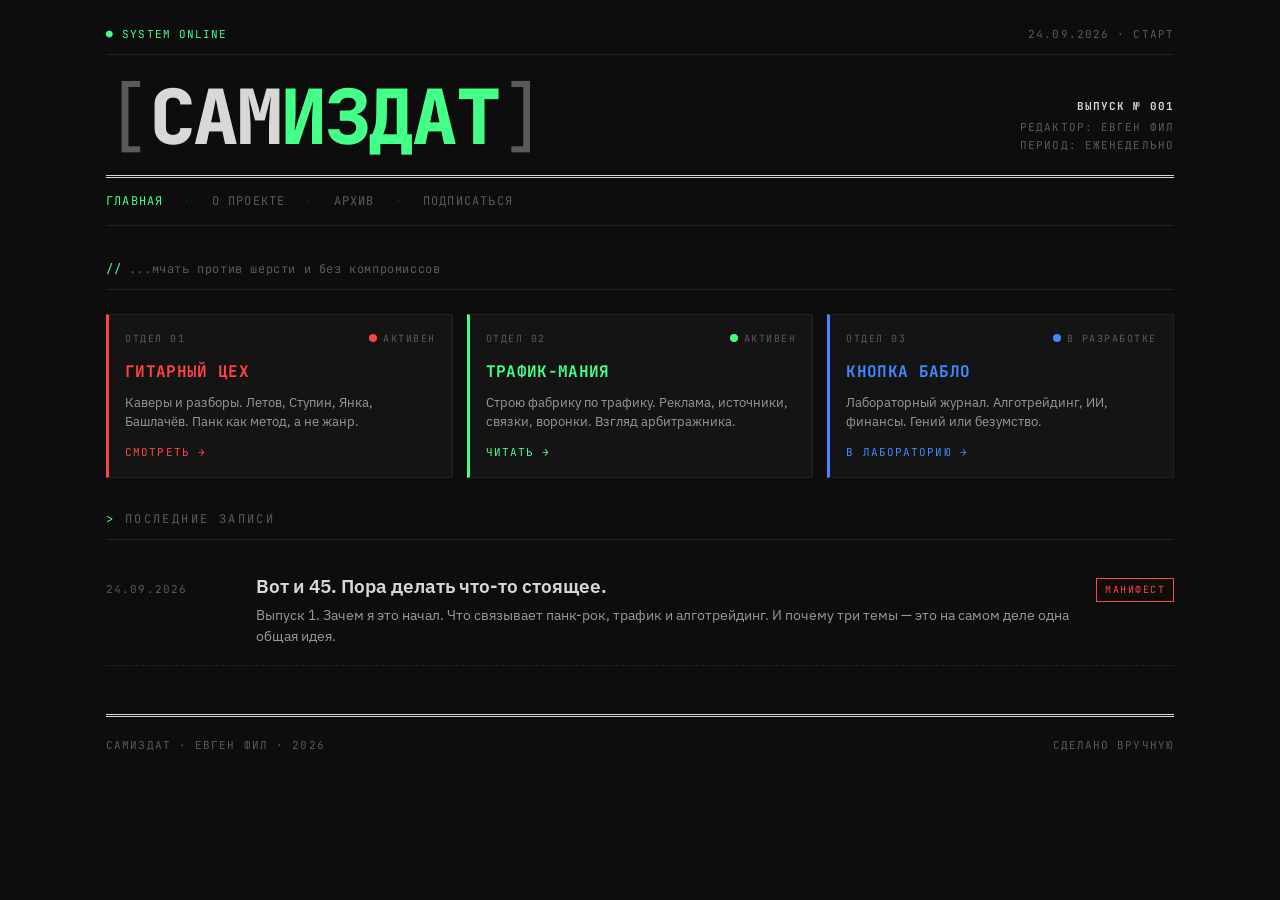
<file: index.html>
<!DOCTYPE html>
<html lang="ru">
<head>
<meta charset="UTF-8">
<meta name="viewport" content="width=device-width, initial-scale=1.0">
<title>САМИЗДАТ — песочница Фила</title>
<link rel="preconnect" href="https://fonts.googleapis.com">
<link rel="preconnect" href="https://fonts.gstatic.com" crossorigin>
<link href="https://fonts.googleapis.com/css2?family=JetBrains+Mono:wght@400;500;700;800&family=IBM+Plex+Sans:wght@400;500;600;700&display=swap" rel="stylesheet">
<link rel="stylesheet" href="style.css">
</head>
<body>
<div class="wrap">

  <!-- ВЕРХНЯЯ СТРОКА -->
  <div class="topbar">
    <div class="status">SYSTEM ONLINE</div>
    <div>24.09.2026 · СТАРТ</div>
  </div>

  <!-- ШАПКА -->
  <header class="masthead">
    <h1><span class="bracket">[</span>САМ<em>ИЗДАТ</em><span class="bracket">]</span></h1>
    <div class="meta">
      <b>ВЫПУСК № 001</b>
      РЕДАКТОР: ЕВГЕН ФИЛ<br>
      ПЕРИОД: ЕЖЕНЕДЕЛЬНО
    </div>
  </header>

  <!-- НАВИГАЦИЯ -->
  <nav class="nav">
    <a href="index.html" class="active">Главная</a>
    <span class="sep">·</span>
    <a href="about.html">О проекте</a>
    <span class="sep">·</span>
    <a href="archive.html">Архив</a>
    <span class="sep">·</span>
    <a href="subscribe.html">Подписаться</a>
  </nav>

  <!-- СЛОГАН -->
  <div class="tagline">...мчать против шерсти и без компромиссов</div>

  <!-- ТРИ РУБРИКИ -->
  <section class="rubrics">
    <a class="rubric r1" href="archive.html">
      <div class="head"><span>ОТДЕЛ 01</span><span><span class="dot"></span>АКТИВЕН</span></div>
      <h2>Гитарный цех</h2>
      <p>Каверы и разборы. Летов, Ступин, Янка, Башлачёв. Панк как метод, а не жанр.</p>
      <div class="link">СМОТРЕТЬ →</div>
    </a>
    <a class="rubric r2" href="archive.html">
      <div class="head"><span>ОТДЕЛ 02</span><span><span class="dot"></span>АКТИВЕН</span></div>
      <h2>Трафик-мания</h2>
      <p>Строю фабрику по трафику. Реклама, источники, связки, воронки. Взгляд арбитражника.</p>
      <div class="link">ЧИТАТЬ →</div>
    </a>
    <a class="rubric r3" href="archive.html">
      <div class="head"><span>ОТДЕЛ 03</span><span><span class="dot"></span>В РАЗРАБОТКЕ</span></div>
      <h2>Кнопка БАБЛО</h2>
      <p>Лабораторный журнал. Алготрейдинг, ИИ, финансы. Гений или безумство.</p>
      <div class="link">В ЛАБОРАТОРИЮ →</div>
    </a>
  </section>

  <!-- ЛЕНТА ЗАПИСЕЙ -->
  <div class="feed-title">ПОСЛЕДНИЕ ЗАПИСИ</div>

  <a class="post-item" href="post-2026-09-24.html">
    <div class="date">24.09.2026</div>
    <div>
      <h3>Вот и 45. Пора делать что-то стоящее.</h3>
      <p class="excerpt">Выпуск 1. Зачем я это начал. Что связывает панк-рок, трафик и алготрейдинг. И почему три темы — это на самом деле одна общая идея.</p>
    </div>
    <div class="tag r1">МАНИФЕСТ</div>
  </a>

  <!-- Скопируй блок .post-item выше и вставь новую запись -->

  <!-- ФУТЕР -->
  <footer>
    <div>САМИЗДАТ · ЕВГЕН ФИЛ · 2026</div>
    <div class="right">СДЕЛАНО ВРУЧНУЮ</div>
  </footer>

</div>
</body>
</html>
</file>
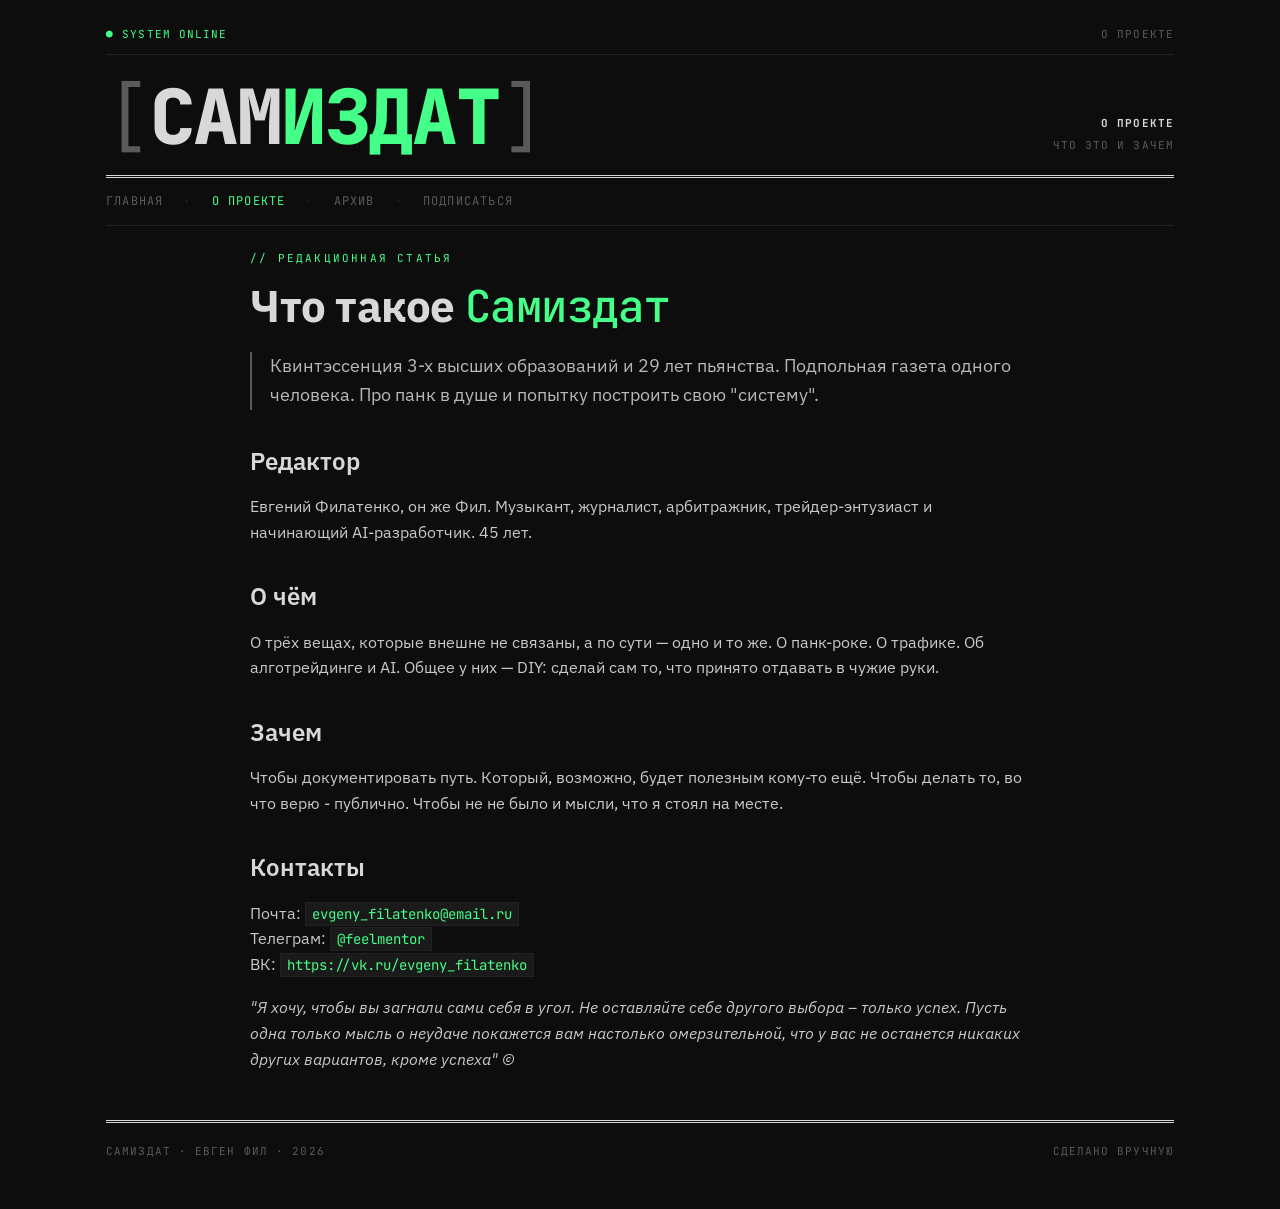
<file: about.html>
<!DOCTYPE html>
<html lang="ru">
<head>
<meta charset="UTF-8">
<meta name="viewport" content="width=device-width, initial-scale=1.0">
<title>О проекте — САМИЗДАТ</title>
<link rel="preconnect" href="https://fonts.googleapis.com">
<link rel="preconnect" href="https://fonts.gstatic.com" crossorigin>
<link href="https://fonts.googleapis.com/css2?family=JetBrains+Mono:wght@400;500;700;800&family=IBM+Plex+Sans:wght@400;500;600;700&display=swap" rel="stylesheet">
<link rel="stylesheet" href="style.css">
</head>
<body>
<div class="wrap">

  <div class="topbar">
    <div class="status">SYSTEM ONLINE</div>
    <div>О ПРОЕКТЕ</div>
  </div>

  <header class="masthead">
    <h1><span class="bracket">[</span>САМ<em>ИЗДАТ</em><span class="bracket">]</span></h1>
    <div class="meta"><b>О ПРОЕКТЕ</b>ЧТО ЭТО И ЗАЧЕМ</div>
  </header>

  <nav class="nav">
    <a href="index.html">Главная</a>
    <span class="sep">·</span>
    <a href="about.html" class="active">О проекте</a>
    <span class="sep">·</span>
    <a href="archive.html">Архив</a>
    <span class="sep">·</span>
    <a href="subscribe.html">Подписаться</a>
  </nav>

  <article class="article-page">
    <div class="kicker">// РЕДАКЦИОННАЯ СТАТЬЯ</div>
    <h1>Что такое <em>Самиздат</em></h1>
    <p class="lead">Квинтэссенция 3-х высших образований и 29 лет пьянства. Подпольная газета одного человека. Про панк в душе и попытку построить свою "систему".</p>

    <h2>Редактор</h2>
    <p>Евгений Филатенко, он же Фил. Музыкант, журналист, арбитражник, трейдер-энтузиаст и начинающий AI-разработчик. 45 лет.</p>

    <h2>О чём</h2>
    <p>О трёх вещах, которые внешне не связаны, а по сути — одно и то же. О панк-роке. О трафике. Об алготрейдинге и AI. Общее у них — DIY: сделай сам то, что принято отдавать в чужие руки.</p>

    <h2>Зачем</h2>
    <p>Чтобы документировать путь. Который, возможно, будет полезным кому-то ещё. Чтобы делать то, во что верю - публично. Чтобы не не было и мысли, что я стоял на месте.</p>

    <h2>Контакты</h2>
    <p>Почта: <code>evgeny_filatenko@email.ru</code><br>
    Телеграм: <code>@feelmentor</code><br>
    ВК: <code>https://vk.ru/evgeny_filatenko</code></p>

    <p><i>"Я хочу, чтобы вы загнали сами себя в угол. Не оставляйте себе другого выбора – только успех. Пусть одна только мысль о неудаче покажется вам настолько омерзительной, что у вас не останется никаких других вариантов, кроме успеха" ©</i></p>
  </article>

  <footer>
    <div>САМИЗДАТ · ЕВГЕН ФИЛ · 2026</div>
    <div class="right">СДЕЛАНО ВРУЧНУЮ</div>
  </footer>

</div>
</body>
</html>
</file>
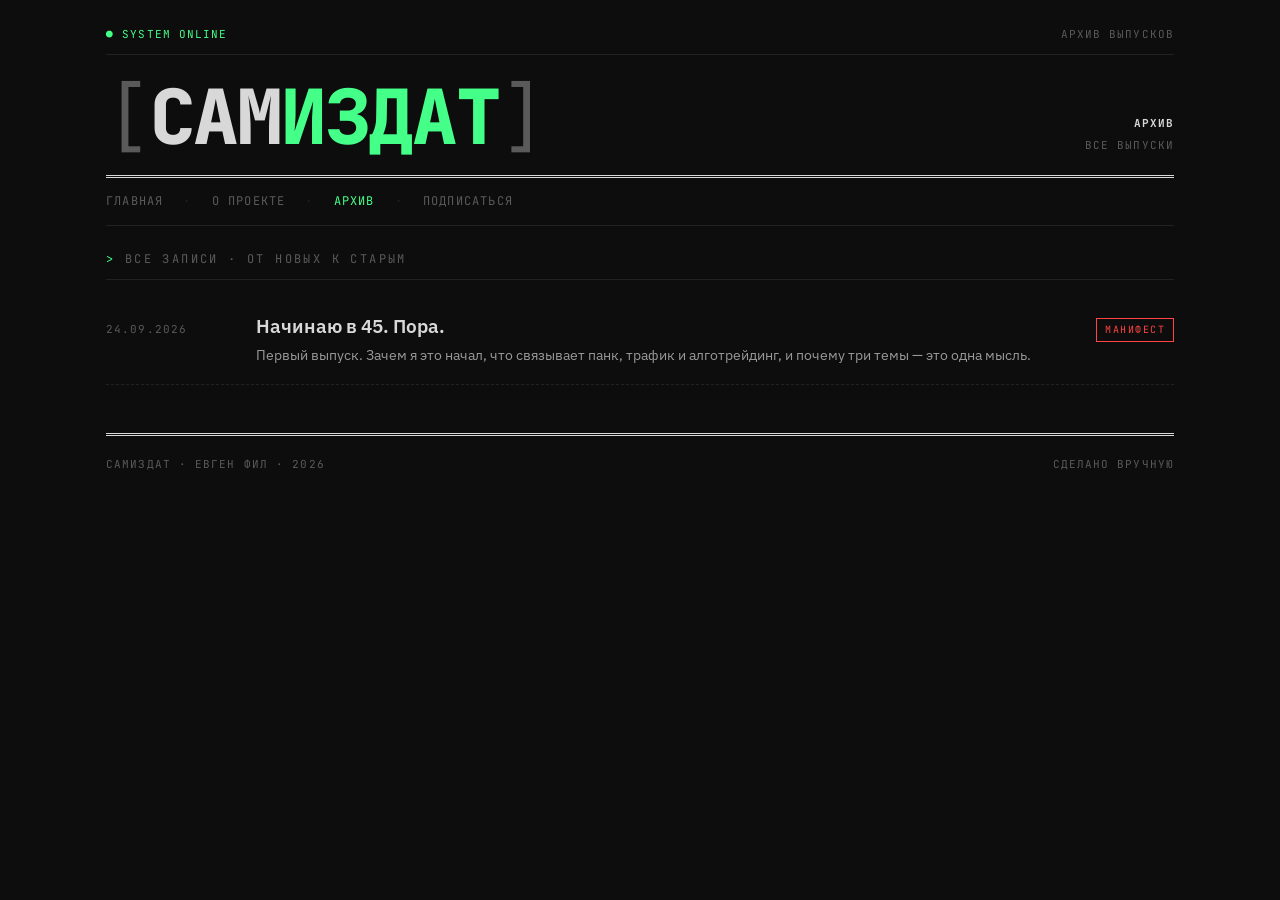
<file: archive.html>
<!DOCTYPE html>
<html lang="ru">
<head>
<meta charset="UTF-8">
<meta name="viewport" content="width=device-width, initial-scale=1.0">
<title>Архив — САМИЗДАТ</title>
<link rel="preconnect" href="https://fonts.googleapis.com">
<link rel="preconnect" href="https://fonts.gstatic.com" crossorigin>
<link href="https://fonts.googleapis.com/css2?family=JetBrains+Mono:wght@400;500;700;800&family=IBM+Plex+Sans:wght@400;500;600;700&display=swap" rel="stylesheet">
<link rel="stylesheet" href="style.css">
</head>
<body>
<div class="wrap">

  <div class="topbar">
    <div class="status">SYSTEM ONLINE</div>
    <div>АРХИВ ВЫПУСКОВ</div>
  </div>

  <header class="masthead">
    <h1><span class="bracket">[</span>САМ<em>ИЗДАТ</em><span class="bracket">]</span></h1>
    <div class="meta"><b>АРХИВ</b>ВСЕ ВЫПУСКИ</div>
  </header>

  <nav class="nav">
    <a href="index.html">Главная</a>
    <span class="sep">·</span>
    <a href="about.html">О проекте</a>
    <span class="sep">·</span>
    <a href="archive.html" class="active">Архив</a>
    <span class="sep">·</span>
    <a href="subscribe.html">Подписаться</a>
  </nav>

  <div class="feed-title">ВСЕ ЗАПИСИ · ОТ НОВЫХ К СТАРЫМ</div>

  <a class="post-item" href="post-2026-09-24.html">
    <div class="date">24.09.2026</div>
    <div>
      <h3>Начинаю в 45. Пора.</h3>
      <p class="excerpt">Первый выпуск. Зачем я это начал, что связывает панк, трафик и алготрейдинг, и почему три темы — это одна мысль.</p>
    </div>
    <div class="tag r1">МАНИФЕСТ</div>
  </a>

  <!-- Новые записи добавляй сюда сверху -->
  <!-- Пример:
  <a class="post-item" href="post-2026-10-01.html">
    <div class="date">01.10.2026</div>
    <div>
      <h3>Название</h3>
      <p class="excerpt">Краткое описание.</p>
    </div>
    <div class="tag r2">Трафик-мания</div>
  </a>
  -->

  <footer>
    <div>САМИЗДАТ · ЕВГЕН ФИЛ · 2026</div>
    <div class="right">СДЕЛАНО ВРУЧНУЮ</div>
  </footer>

</div>
</body>
</html>
</file>
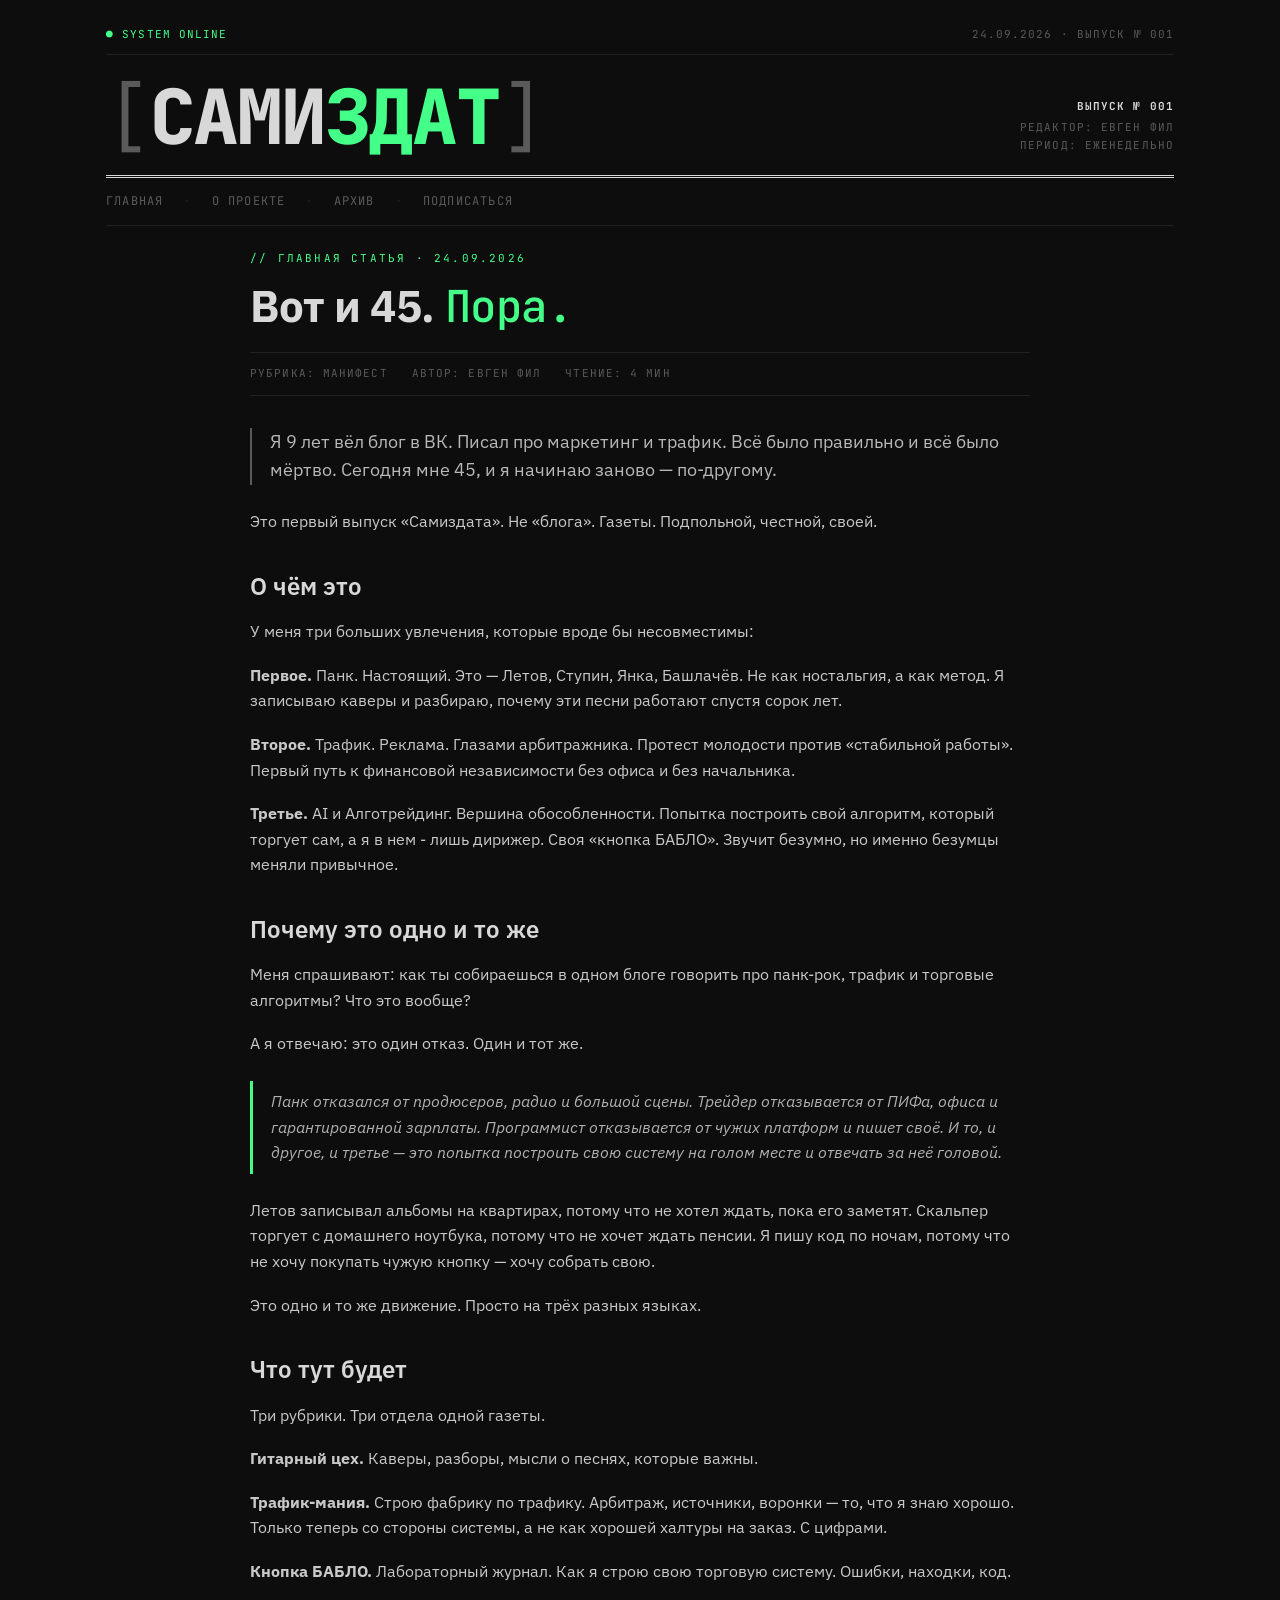
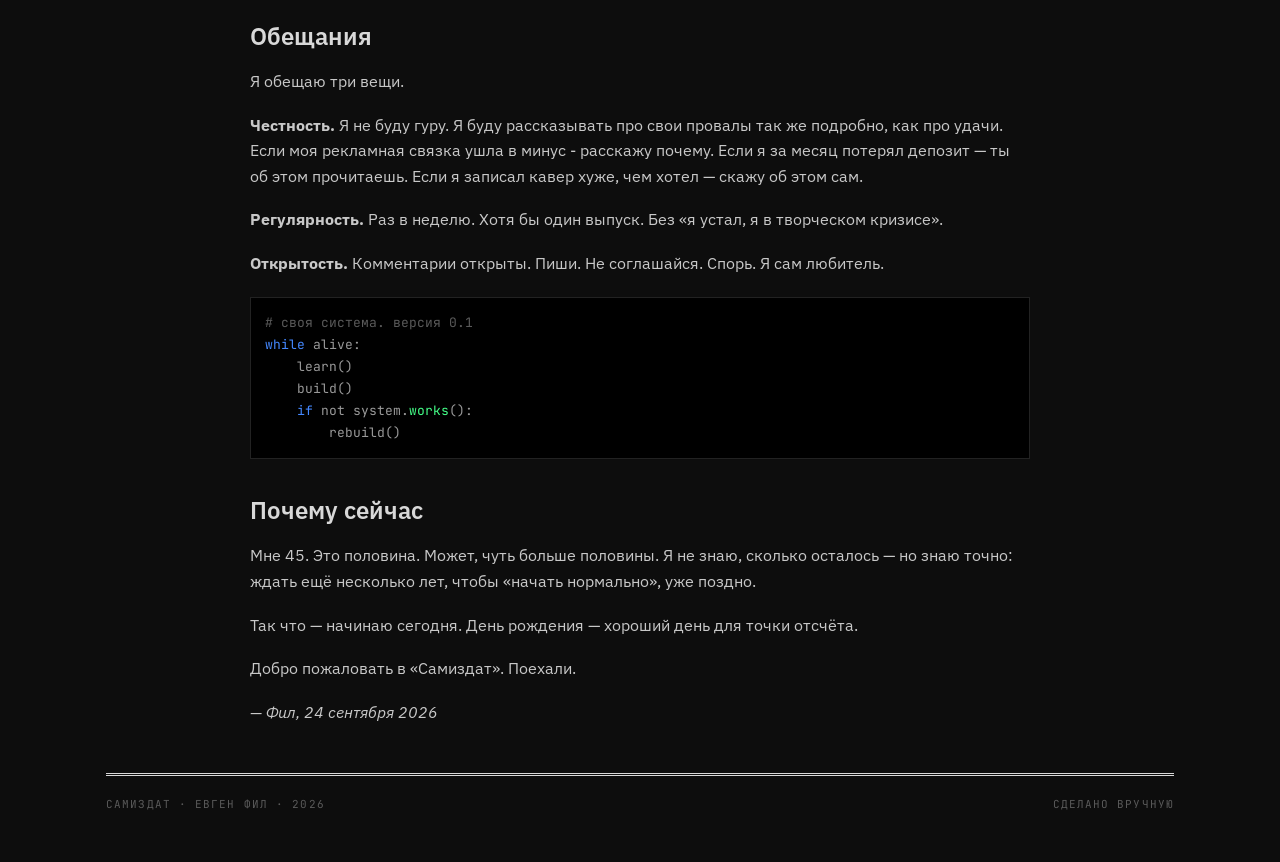
<file: post-2026-09-24.html>
<!DOCTYPE html>
<html lang="ru">
<head>
<meta charset="UTF-8">
<meta name="viewport" content="width=device-width, initial-scale=1.0">
<title>Вот и 45. Пора. — САМИЗДАТ</title>
<link rel="preconnect" href="https://fonts.googleapis.com">
<link rel="preconnect" href="https://fonts.gstatic.com" crossorigin>
<link href="https://fonts.googleapis.com/css2?family=JetBrains+Mono:wght@400;500;700;800&family=IBM+Plex+Sans:wght@400;500;600;700&display=swap" rel="stylesheet">
<link rel="stylesheet" href="style.css">
</head>
<body>
<div class="wrap">

  <div class="topbar">
    <div class="status">SYSTEM ONLINE</div>
    <div>24.09.2026 · ВЫПУСК № 001</div>
  </div>

  <header class="masthead">
    <h1><span class="bracket">[</span>САМИ<em>ЗДАТ</em><span class="bracket">]</span></h1>
    <div class="meta">
      <b>ВЫПУСК № 001</b>
      РЕДАКТОР: ЕВГЕН ФИЛ<br>
      ПЕРИОД: ЕЖЕНЕДЕЛЬНО
    </div>
  </header>

  <nav class="nav">
    <a href="index.html">Главная</a>
    <span class="sep">·</span>
    <a href="about.html">О проекте</a>
    <span class="sep">·</span>
    <a href="archive.html">Архив</a>
    <span class="sep">·</span>
    <a href="subscribe.html">Подписаться</a>
  </nav>

  <article class="article-page">
    <div class="kicker">// ГЛАВНАЯ СТАТЬЯ · 24.09.2026</div>

    <h1>Вот и 45. <em>Пора.</em></h1>

    <div class="meta-bar">
      <span>РУБРИКА: МАНИФЕСТ</span>
      <span>АВТОР: ЕВГЕН ФИЛ</span>
      <span>ЧТЕНИЕ: 4 МИН</span>
    </div>

    <p class="lead">Я 9 лет вёл блог в ВК. Писал про маркетинг и трафик. Всё было правильно и всё было мёртво. Сегодня мне 45, и я начинаю заново — по-другому.</p>

    <p>Это первый выпуск «Самиздата». Не «блога». Газеты. Подпольной, честной, своей.</p>

    <h2>О чём это</h2>

    <p>У меня три больших увлечения, которые вроде бы несовместимы:</p>

    <p><b>Первое.</b> Панк. Настоящий. Это — Летов, Ступин, Янка, Башлачёв. Не как ностальгия, а как метод. Я записываю каверы и разбираю, почему эти песни работают спустя сорок лет.</p>

    <p><b>Второе.</b> Трафик. Реклама. Глазами арбитражника. Протест молодости против «стабильной работы». Первый путь к финансовой независимости без офиса и без начальника.</p>

    <p><b>Третье.</b> AI и Алготрейдинг. Вершина обособленности. Попытка построить свой алгоритм, который торгует сам, а я в нем - лишь дирижер. Своя «кнопка БАБЛО». Звучит безумно, но именно безумцы меняли привычное.</p>

    <h2>Почему это одно и то же</h2>

    <p>Меня спрашивают: как ты собираешься в одном блоге говорить про панк-рок, трафик и торговые алгоритмы? Что это вообще?</p>

    <p>А я отвечаю: это один отказ. Один и тот же.</p>

    <blockquote>Панк отказался от продюсеров, радио и большой сцены. Трейдер отказывается от ПИФа, офиса и гарантированной зарплаты. Программист отказывается от чужих платформ и пишет своё. И то, и другое, и третье — это попытка построить свою систему на голом месте и отвечать за неё головой.</blockquote>

    <p>Летов записывал альбомы на квартирах, потому что не хотел ждать, пока его заметят. Скальпер торгует с домашнего ноутбука, потому что не хочет ждать пенсии. Я пишу код по ночам, потому что не хочу покупать чужую кнопку — хочу собрать свою.</p>

    <p>Это одно и то же движение. Просто на трёх разных языках.</p>

    <h2>Что тут будет</h2>

    <p>Три рубрики. Три отдела одной газеты.</p>

    <p><b>Гитарный цех.</b> Каверы, разборы, мысли о песнях, которые важны.</p>

    <p><b>Трафик-мания.</b> Строю фабрику по трафику. Арбитраж, источники, воронки — то, что я знаю хорошо. Только теперь со стороны системы, а не как хорошей халтуры на заказ. С цифрами.</p>

    <p><b>Кнопка БАБЛО.</b> Лабораторный журнал. Как я строю свою торговую систему. Ошибки, находки, код.</p>

    <h2>Обещания</h2>

    <p>Я обещаю три вещи.</p>

    <p><b>Честность.</b> Я не буду гуру. Я буду рассказывать про свои провалы так же подробно, как про удачи. Если моя рекламная связка ушла в минус - расскажу почему. Если я за месяц потерял депозит — ты об этом прочитаешь. Если я записал кавер хуже, чем хотел — скажу об этом сам.</p>

    <p><b>Регулярность.</b> Раз в неделю. Хотя бы один выпуск. Без «я устал, я в творческом кризисе».</p>

    <p><b>Открытость.</b> Комментарии открыты. Пиши. Не соглашайся. Спорь. Я сам любитель.</p>

    <div class="codeblock"><span class="c"># своя система. версия 0.1</span>
<span class="k">while</span> alive:
    learn()
    build()
    <span class="k">if</span> not system.<span class="s">works</span>():
        rebuild()</div>

    <h2>Почему сейчас</h2>

    <p>Мне 45. Это половина. Может, чуть больше половины. Я не знаю, сколько осталось — но знаю точно: ждать ещё несколько лет, чтобы «начать нормально», уже поздно.</p>

    <p>Так что — начинаю сегодня. День рождения — хороший день для точки отсчёта.</p>

    <p>Добро пожаловать в «Самиздат». Поехали.</p>

    <p><i>— Фил, 24 сентября 2026</i></p>
  </article>

  <footer>
    <div>САМИЗДАТ · ЕВГЕН ФИЛ · 2026</div>
    <div class="right">СДЕЛАНО ВРУЧНУЮ</div>
  </footer>

</div>
</body>
</html>
</file>
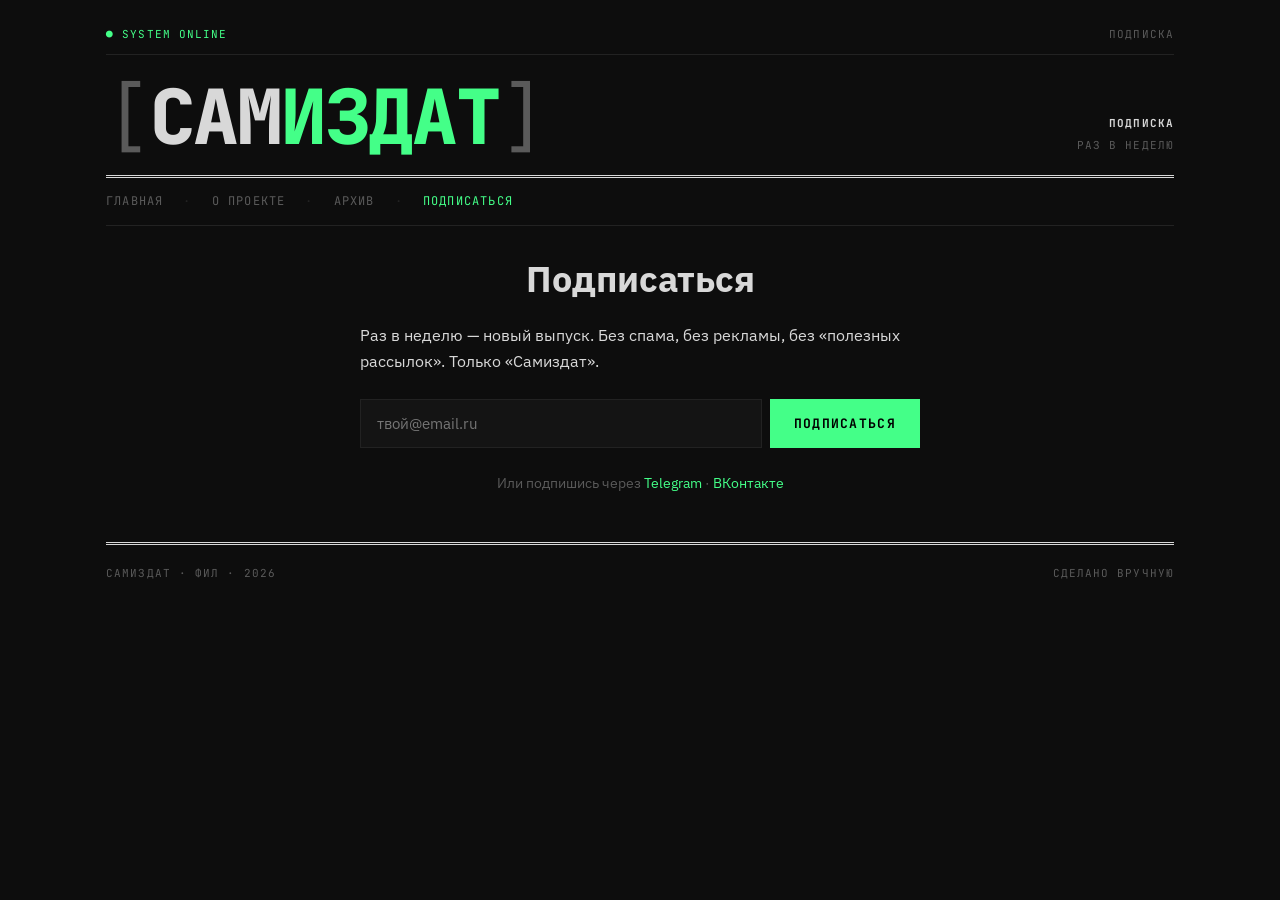
<file: subscribe.html>
<!DOCTYPE html>
<html lang="ru">
<head>
<meta charset="UTF-8">
<meta name="viewport" content="width=device-width, initial-scale=1.0">
<title>Подписаться — САМИЗДАТ</title>
<link rel="preconnect" href="https://fonts.googleapis.com">
<link rel="preconnect" href="https://fonts.gstatic.com" crossorigin>
<link href="https://fonts.googleapis.com/css2?family=JetBrains+Mono:wght@400;500;700;800&family=IBM+Plex+Sans:wght@400;500;600;700&display=swap" rel="stylesheet">
<link rel="stylesheet" href="style.css">
</head>
<body>
<div class="wrap">

  <div class="topbar">
    <div class="status">SYSTEM ONLINE</div>
    <div>ПОДПИСКА</div>
  </div>

  <header class="masthead">
    <h1><span class="bracket">[</span>САМ<em>ИЗДАТ</em><span class="bracket">]</span></h1>
    <div class="meta"><b>ПОДПИСКА</b>РАЗ В НЕДЕЛЮ</div>
  </header>

  <nav class="nav">
    <a href="index.html">Главная</a>
    <span class="sep">·</span>
    <a href="about.html">О проекте</a>
    <span class="sep">·</span>
    <a href="archive.html">Архив</a>
    <span class="sep">·</span>
    <a href="subscribe.html" class="active">Подписаться</a>
  </nav>

  <section class="form-block">
    <h1>Подписаться</h1>
    <p class="lead">Раз в неделю — новый выпуск. Без спама, без рекламы, без «полезных рассылок». Только «Самиздат».</p>

    <!-- ФОРМА. Пока работает только визуально. Позже подключим реальную (Mailchimp / SendPulse / Telegram) -->
    <form onsubmit="event.preventDefault(); alert('Форма пока в разработке. Скоро подключим реальную отправку.');">
      <input type="email" placeholder="твой@email.ru" required>
      <button type="submit">ПОДПИСАТЬСЯ</button>
    </form>

    <p style="margin-top:24px;font-size:14px;color:#5a5a5a;">
      Или подпишись через
      <a href="#" style="color:#44ff88;">Telegram</a> ·
      <a href="#" style="color:#44ff88;">ВКонтакте</a>
    </p>
  </section>

  <footer>
    <div>САМИЗДАТ · ФИЛ · 2026</div>
    <div class="right">СДЕЛАНО ВРУЧНУЮ</div>
  </footer>

</div>
</body>
</html>
</file>
<file: style.css>
/* ============================================
   САМИЗДАТ — общий файл стилей
   Меняй цвета и шрифты в блоке :root
   ============================================ */

/* --- ПЕРЕМЕННЫЕ (главные настройки) --- */
:root {
  --bg:      #0d0d0d;   /* основной фон */
  --panel:   #141414;   /* панели, карточки */
  --panel2:  #1a1a1a;   /* вложенные блоки */
  --text:    #d8d8d8;   /* основной текст */
  --dim:     #5a5a5a;   /* приглушённый текст */
  --line:    #222;      /* линии и рамки */

  /* ЦВЕТА РУБРИК — можно менять на свои */
  --red:   #ff4444;   /* Гитарный цех */
  --green: #44ff88;   /* Дневник скальпера */
  --blue:  #4488ff;   /* Кнопка БАБЛО */
}

/* --- БАЗА --- */
* { box-sizing: border-box; margin: 0; padding: 0; }

body {
  background: var(--bg);
  color: var(--text);
  font-family: 'IBM Plex Sans', system-ui, -apple-system, sans-serif;
  line-height: 1.6;
  font-size: 16px;
  min-height: 100vh;
}

a { color: inherit; text-decoration: none; }
a:hover { color: var(--green); }

.wrap {
  max-width: 1100px;
  margin: 0 auto;
  padding: 16px;
}

/* --- ВЕРХНЯЯ СТРОКА (статус-бар) --- */
.topbar {
  display: flex;
  justify-content: space-between;
  align-items: center;
  font-family: 'JetBrains Mono', monospace;
  font-size: 11px;
  color: var(--dim);
  letter-spacing: .1em;
  padding: 10px 0;
  border-bottom: 1px solid var(--line);
  flex-wrap: wrap;
  gap: 8px;
}
.topbar .status { color: var(--green); }
.topbar .status::before {
  content: "● ";
  animation: blink 1.4s infinite;
}
@keyframes blink { 50% { opacity: .3; } }

/* --- ШАПКА (Masthead) --- */
.masthead {
  padding: 24px 0 20px;
  border-bottom: 3px double var(--text);
  display: flex;
  justify-content: space-between;
  align-items: flex-end;
  flex-wrap: wrap;
  gap: 16px;
}
.masthead h1 {
  font-family: 'JetBrains Mono', monospace;
  font-weight: 800;
  font-size: clamp(40px, 9vw, 76px);
  line-height: 1;
  letter-spacing: -.03em;
}
.masthead h1 .bracket { color: var(--dim); font-weight: 400; }
.masthead h1 em { font-style: normal; color: var(--green); }
.masthead .meta {
  font-family: 'JetBrains Mono', monospace;
  font-size: 11px;
  color: var(--dim);
  letter-spacing: .1em;
  text-align: right;
}
.masthead .meta b { color: var(--text); display: block; margin-bottom: 4px; }

/* --- НАВИГАЦИЯ --- */
.nav {
  display: flex;
  flex-wrap: wrap;
  gap: 4px 20px;
  padding: 14px 0;
  border-bottom: 1px solid var(--line);
  font-family: 'JetBrains Mono', monospace;
  font-size: 12px;
  letter-spacing: .1em;
  text-transform: uppercase;
  margin-bottom: 24px;
}
.nav a { color: var(--dim); transition: color .2s; }
.nav a:hover { color: var(--text); }
.nav a.active { color: var(--green); }
.nav .sep { color: var(--line); }

/* --- ПОЛОСА СЛОГАНА --- */
.tagline {
  font-family: 'JetBrains Mono', monospace;
  font-size: 12px;
  color: var(--dim);
  padding: 10px 0;
  letter-spacing: .05em;
  border-bottom: 1px solid var(--line);
  margin-bottom: 24px;
}
.tagline::before { content: "// "; color: var(--green); }

/* --- РУБРИКИ (три панели) --- */
.rubrics {
  display: grid;
  grid-template-columns: repeat(3, 1fr);
  gap: 14px;
  margin-bottom: 32px;
}
.rubric {
  background: var(--panel);
  border: 1px solid var(--line);
  padding: 16px;
  transition: border-color .2s, transform .2s;
}
.rubric:hover { border-color: #333; transform: translateY(-2px); }
.rubric .head {
  display: flex;
  justify-content: space-between;
  align-items: center;
  margin-bottom: 12px;
  font-family: 'JetBrains Mono', monospace;
  font-size: 10px;
  letter-spacing: .15em;
  color: var(--dim);
}
.rubric .dot {
  width: 8px; height: 8px;
  border-radius: 50%;
  display: inline-block;
  margin-right: 6px;
}
.rubric h2 {
  font-family: 'JetBrains Mono', monospace;
  font-weight: 700;
  font-size: 16px;
  letter-spacing: .02em;
  margin-bottom: 8px;
  text-transform: uppercase;
}
.rubric p {
  font-size: 13px;
  color: #999;
  line-height: 1.5;
  margin-bottom: 12px;
}
.rubric .link {
  font-family: 'JetBrains Mono', monospace;
  font-size: 11px;
  letter-spacing: .1em;
}
/* Цвета рубрик */
.rubric.r1 { border-left: 3px solid var(--red); }
.rubric.r1 .dot { background: var(--red); }
.rubric.r1 h2, .rubric.r1 .link { color: var(--red); }
.rubric.r2 { border-left: 3px solid var(--green); }
.rubric.r2 .dot { background: var(--green); }
.rubric.r2 h2, .rubric.r2 .link { color: var(--green); }
.rubric.r3 { border-left: 3px solid var(--blue); }
.rubric.r3 .dot { background: var(--blue); }
.rubric.r3 h2, .rubric.r3 .link { color: var(--blue); }

/* --- СПИСОК ЗАПИСЕЙ (лента) --- */
.feed-title {
  font-family: 'JetBrains Mono', monospace;
  font-size: 12px;
  letter-spacing: .2em;
  color: var(--dim);
  padding-bottom: 10px;
  border-bottom: 1px solid var(--line);
  margin-bottom: 16px;
}
.feed-title::before { content: "> "; color: var(--green); }

.post-item {
  display: grid;
  grid-template-columns: 130px 1fr auto;
  gap: 20px;
  align-items: baseline;
  padding: 18px 0;
  border-bottom: 1px dashed var(--line);
  transition: background .15s;
}
.post-item:hover { background: var(--panel); }
.post-item .date {
  font-family: 'JetBrains Mono', monospace;
  font-size: 11px;
  color: var(--dim);
  letter-spacing: .1em;
}
.post-item h3 {
  font-size: 19px;
  font-weight: 600;
  line-height: 1.3;
  margin-bottom: 6px;
}
.post-item .excerpt {
  font-size: 14px;
  color: #999;
  line-height: 1.5;
}
.post-item .tag {
  font-family: 'JetBrains Mono', monospace;
  font-size: 10px;
  letter-spacing: .15em;
  padding: 3px 8px;
  border: 1px solid currentColor;
  white-space: nowrap;
}
.tag.r1 { color: var(--red); }
.tag.r2 { color: var(--green); }
.tag.r3 { color: var(--blue); }

/* --- СТРАНИЦА СТАТЬИ --- */
.article-page { max-width: 780px; margin: 0 auto; }
.article-page .kicker {
  font-family: 'JetBrains Mono', monospace;
  font-size: 11px;
  color: var(--green);
  letter-spacing: .2em;
  margin-bottom: 14px;
}
.article-page h1 {
  font-size: clamp(28px, 5vw, 44px);
  font-weight: 700;
  line-height: 1.15;
  margin-bottom: 20px;
  letter-spacing: -.01em;
}
.article-page h1 em {
  font-style: normal;
  color: var(--green);
  font-family: 'JetBrains Mono', monospace;
  font-weight: 500;
}
.article-page .lead {
  font-size: 18px;
  color: #b8b8b8;
  line-height: 1.6;
  margin-bottom: 24px;
  padding-left: 18px;
  border-left: 2px solid var(--dim);
}
.article-page p {
  font-size: 16px;
  margin-bottom: 18px;
  color: #c8c8c8;
}
.article-page p code {
  font-family: 'JetBrains Mono', monospace;
  font-size: 14px;
  background: var(--panel2);
  padding: 2px 6px;
  color: var(--green);
  border: 1px solid var(--line);
}
.article-page h2 {
  font-size: 24px;
  margin: 32px 0 14px;
  font-weight: 600;
}
.article-page blockquote {
  border-left: 3px solid var(--green);
  padding: 8px 0 8px 18px;
  margin: 24px 0;
  font-style: italic;
  color: #b0b0b0;
}
.article-page .codeblock {
  background: #000;
  border: 1px solid var(--line);
  padding: 14px;
  font-family: 'JetBrains Mono', monospace;
  font-size: 13px;
  line-height: 1.7;
  color: #999;
  margin: 20px 0;
  overflow-x: auto;
  white-space: pre;
}
.article-page .codeblock .k { color: var(--blue); }
.article-page .codeblock .s { color: var(--green); }
.article-page .codeblock .c { color: var(--dim); }
.article-page .meta-bar {
  font-family: 'JetBrains Mono', monospace;
  font-size: 11px;
  color: var(--dim);
  letter-spacing: .1em;
  padding: 12px 0;
  border-top: 1px solid var(--line);
  border-bottom: 1px solid var(--line);
  margin-bottom: 32px;
  display: flex;
  gap: 24px;
  flex-wrap: wrap;
}

/* --- ФОРМА ПОДПИСКИ --- */
.form-block { max-width: 560px; margin: 0 auto; text-align: center; }
.form-block h1 { font-size: 36px; margin-bottom: 16px; }
.form-block .lead { text-align: left; }
.form-block form {
  display: flex;
  gap: 8px;
  margin-top: 24px;
}
.form-block input {
  flex: 1;
  background: var(--panel);
  border: 1px solid var(--line);
  color: var(--text);
  padding: 14px 16px;
  font-family: 'IBM Plex Sans', sans-serif;
  font-size: 15px;
}
.form-block input:focus {
  outline: none;
  border-color: var(--green);
}
.form-block button {
  background: var(--green);
  color: #000;
  border: none;
  padding: 14px 24px;
  font-family: 'JetBrains Mono', monospace;
  font-size: 13px;
  font-weight: 700;
  letter-spacing: .1em;
  cursor: pointer;
  transition: opacity .2s;
}
.form-block button:hover { opacity: .85; }

/* --- ФУТЕР --- */
footer {
  margin-top: 48px;
  padding-top: 20px;
  border-top: 3px double var(--text);
  display: flex;
  justify-content: space-between;
  flex-wrap: wrap;
  gap: 12px;
  font-family: 'JetBrains Mono', monospace;
  font-size: 11px;
  color: var(--dim);
  letter-spacing: .1em;
  padding-bottom: 32px;
}
footer .right { text-align: right; }

/* --- МОБИЛЬНАЯ ВЕРСИЯ --- */
@media (max-width: 820px) {
  .rubrics { grid-template-columns: 1fr; }
  .masthead .meta { text-align: left; }
  .post-item {
    grid-template-columns: 1fr;
    gap: 8px;
  }
  .post-item .tag { justify-self: start; }
  .form-block form { flex-direction: column; }
  footer { flex-direction: column; text-align: center; }
  footer .right { text-align: center; }
}
</file>
